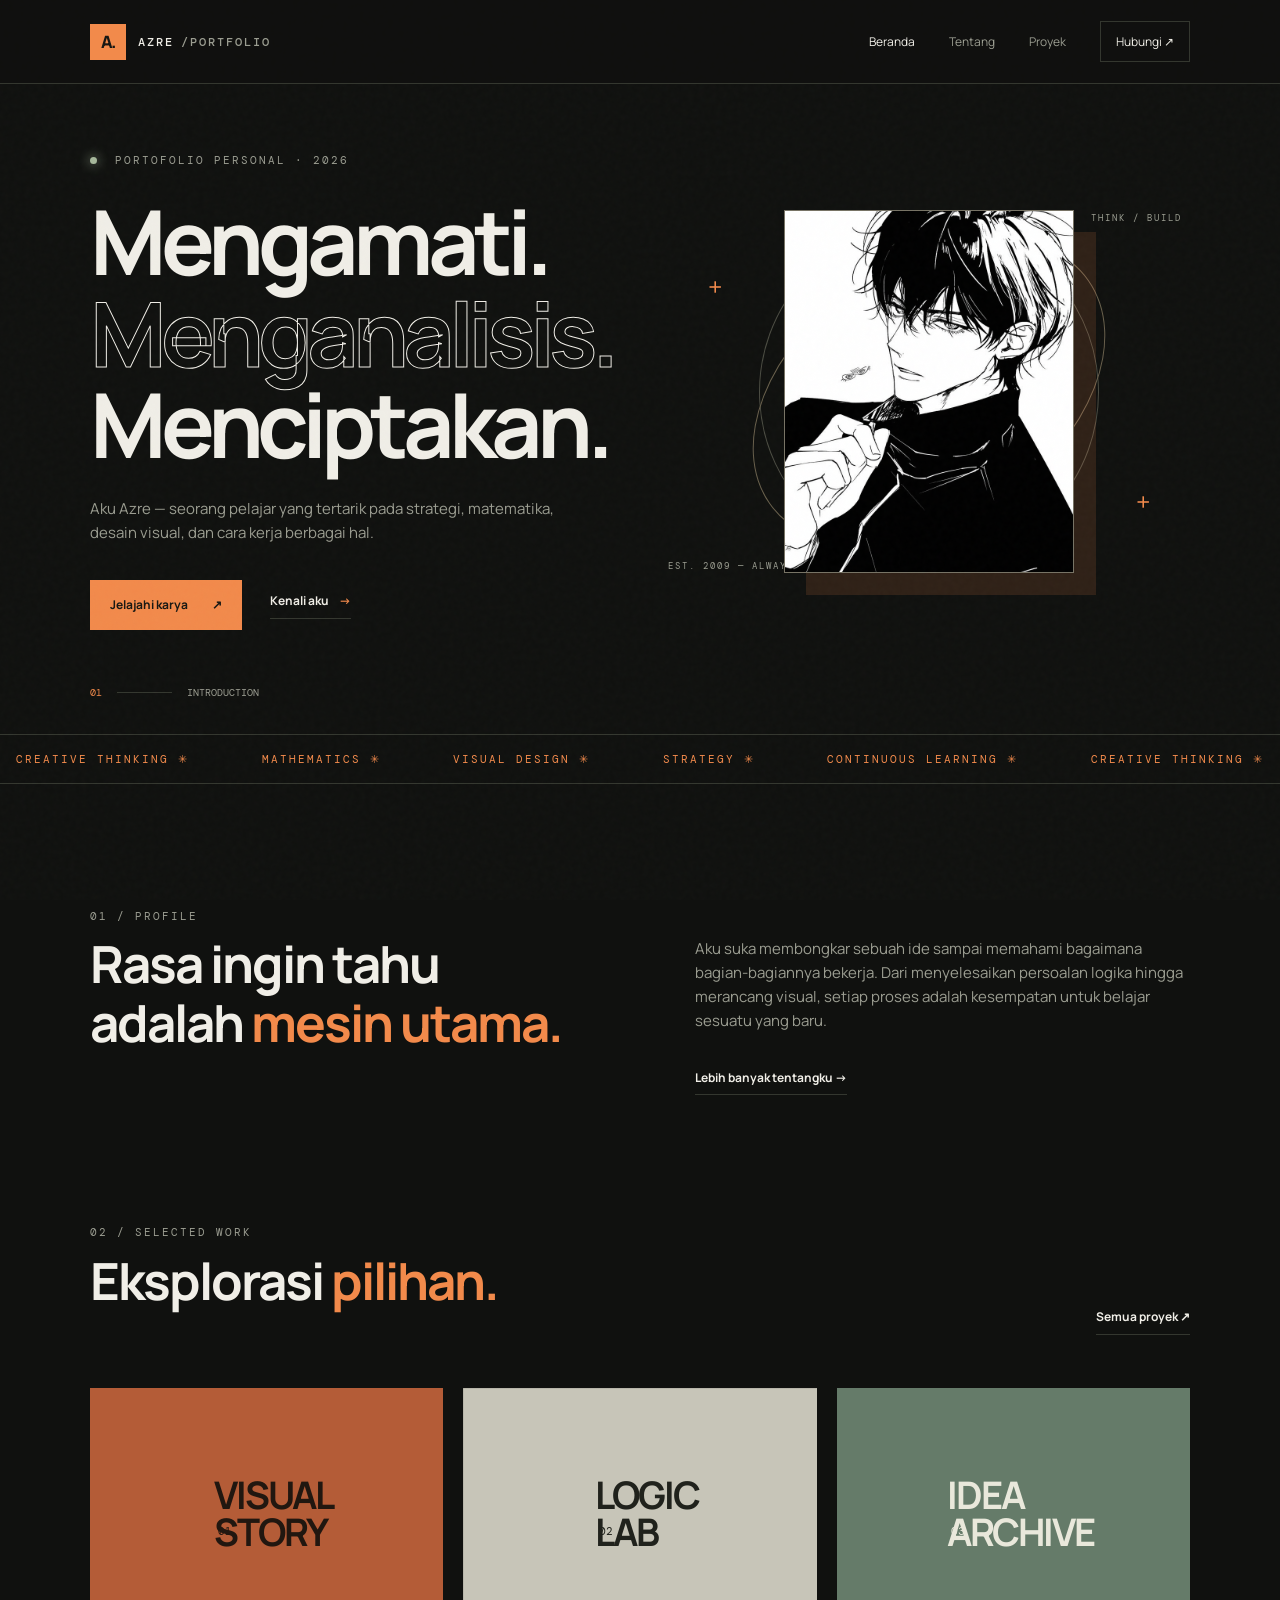
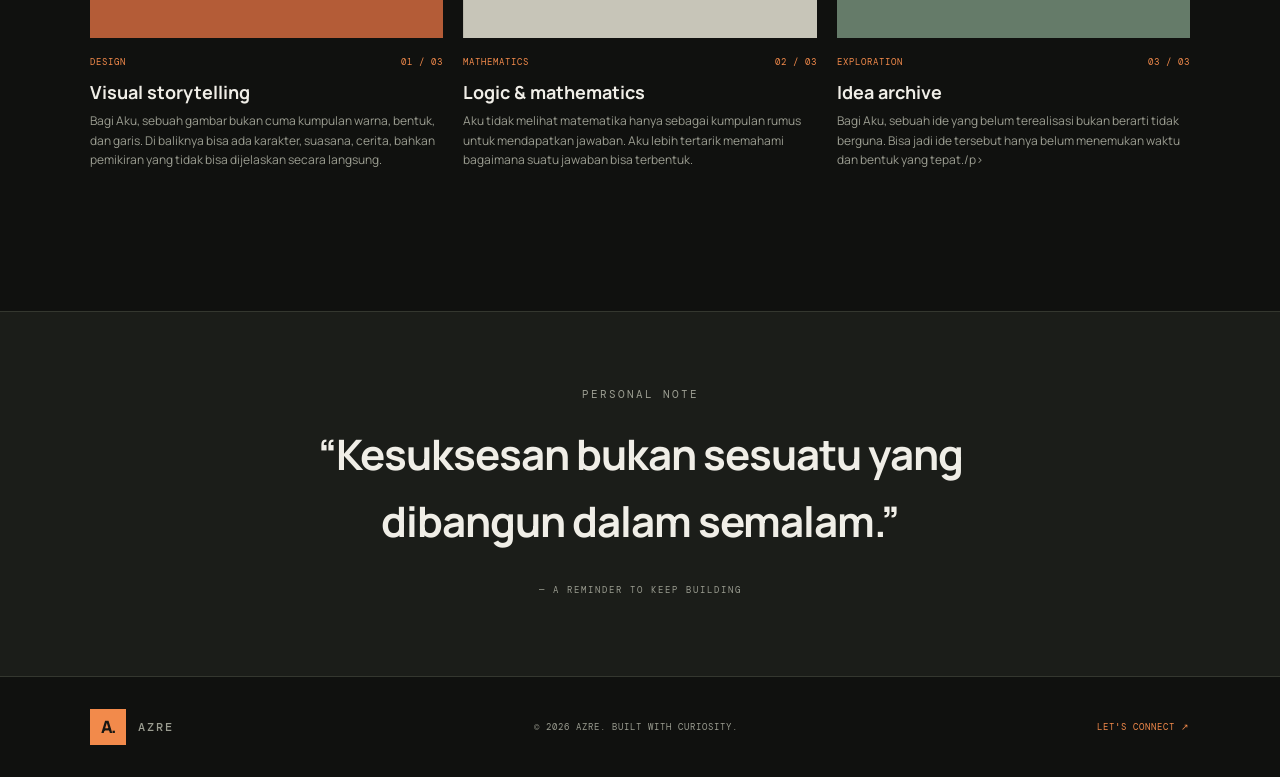
<file: index.html>
<!doctype html>
<html lang="id">
<head>
  <meta charset="utf-8">
  <meta name="viewport" content="width=device-width, initial-scale=1">
  <meta name="description" content="Portofolio pribadi Azre — eksplorasi ide, desain, dan teknologi.">
  <title>Azre — Personal Portfolio</title>
  <link rel="preconnect" href="https://fonts.googleapis.com">
  <link rel="preconnect" href="https://fonts.gstatic.com" crossorigin>
  <link href="https://fonts.googleapis.com/css2?family=DM+Mono:wght@400;500&family=Manrope:wght@400;500;600;700;800&display=swap" rel="stylesheet">
  <link rel="stylesheet" href="css/style.css">
  <script src="js/main.js" defer></script>
</head>
<body>
  <div class="noise"></div>
  <header class="site-header">
    <a class="brand" href="index.html"><span class="brand-mark">A.</span><span>AZRE<span class="muted">/PORTFOLIO</span></span></a>
    <button class="menu-toggle" aria-label="Buka navigasi" aria-expanded="false">☰</button>
    <nav class="nav">
      <a class="active" href="index.html">Beranda</a>
      <a href="about.html">Tentang</a>
      <a href="projects.html">Proyek</a>
      <a href="contact.html" class="nav-cta">Hubungi ↗</a>
    </nav>
  </header>

  <main>
    <section class="hero section-wrap">
      <div class="hero-copy">
        <p class="eyebrow"><span class="status-dot"></span> PORTOFOLIO PERSONAL · 2026</p>
        <h1>Mengamati.<br><span class="outline">Menganalisis.</span><br>Menciptakan.</h1>
        <p class="hero-desc">Aku Azre — seorang pelajar yang tertarik pada strategi, matematika, desain visual, dan cara kerja berbagai hal.</p>
        <div class="hero-actions">
          <a class="button button-primary" href="projects.html">Jelajahi karya <span>↗</span></a>
          <a class="text-link" href="about.html">Kenali aku <span>→</span></a>
        </div>
      </div>
      <div class="hero-art profile-art">
        <div class="profile-frame">
          <img src="profile.jpg" alt="Foto profil Azre" onerror="this.style.display='none';this.parentElement.classList.add('photo-missing')">
          <span class="photo-fallback">YOUR<br>PORTRAIT</span>
        </div>
        <div class="orbit orbit-one"></div><div class="orbit orbit-two"></div>
        <span class="art-label label-top">THINK / BUILD</span>
        <span class="art-label label-bottom">EST. 2009 — ALWAYS LEARNING</span>
        <span class="cross cross-one">+</span><span class="cross cross-two">+</span>
      </div>
      <div class="hero-index"><span>01</span><span class="line"></span><span>INTRODUCTION</span></div>
    </section>

    <section class="ticker" aria-label="Bidang minat">
      <div class="ticker-track"><span>CREATIVE THINKING ✳</span><span>MATHEMATICS ✳</span><span>VISUAL DESIGN ✳</span><span>STRATEGY ✳</span><span>CONTINUOUS LEARNING ✳</span><span>CREATIVE THINKING ✳</span></div>
    </section>

    <section class="section-wrap intro-grid">
      <div><p class="eyebrow">01 / PROFILE</p><h2>Rasa ingin tahu<br>adalah <em>mesin utama.</em></h2></div>
      <div class="intro-text"><p>Aku suka membongkar sebuah ide sampai memahami bagaimana bagian-bagiannya bekerja. Dari menyelesaikan persoalan logika hingga merancang visual, setiap proses adalah kesempatan untuk belajar sesuatu yang baru.</p><a class="text-link" href="about.html">Lebih banyak tentangku →</a></div>
    </section>

    <section class="section-wrap featured">
      <div class="section-heading"><div><p class="eyebrow">02 / SELECTED WORK</p><h2>Eksplorasi <em>pilihan.</em></h2></div><a class="text-link" href="projects.html">Semua proyek ↗</a></div>
      <div id="featured-projects" class="project-grid">
        <article class="project-card"><div class="project-visual visual-orange"><span>01</span><b>VISUAL<br>STORY</b></div><div class="project-meta"><span>DESIGN</span><span>01 / 03</span></div><h3>Visual storytelling</h3><p>Bagi Aku, sebuah gambar bukan cuma kumpulan warna, bentuk, dan garis. Di baliknya bisa ada karakter, suasana, cerita, bahkan pemikiran yang tidak bisa dijelaskan secara langsung.</p></article>
        <article class="project-card"><div class="project-visual visual-grid"><span>02</span><b>LOGIC<br>LAB</b></div><div class="project-meta"><span>MATHEMATICS</span><span>02 / 03</span></div><h3>Logic & mathematics</h3><p>Aku tidak melihat matematika hanya sebagai kumpulan rumus untuk mendapatkan jawaban. Aku lebih tertarik memahami bagaimana suatu jawaban bisa terbentuk.</p></article>
        <article class="project-card"><div class="project-visual visual-green"><span>03</span><b>IDEA<br>ARCHIVE</b></div><div class="project-meta"><span>EXPLORATION</span><span>03 / 03</span></div><h3>Idea archive</h3><p>Bagi Aku, sebuah ide yang belum terealisasi bukan berarti tidak berguna. Bisa jadi ide tersebut hanya belum menemukan waktu dan bentuk yang tepat./p></article>
      </div>
    </section>

    <section class="quote-band"><p class="eyebrow">PERSONAL NOTE</p><blockquote>“Kesuksesan bukan sesuatu yang dibangun dalam semalam.”</blockquote><span>— A REMINDER TO KEEP BUILDING</span></section>
  </main>

  <footer class="footer"><a class="brand" href="index.html"><span class="brand-mark">A.</span><span>AZRE</span></a><span>© <span data-year></span> AZRE. BUILT WITH CURIOSITY.</span><a href="contact.html">LET'S CONNECT ↗</a></footer>
</body>
</html>
</file>
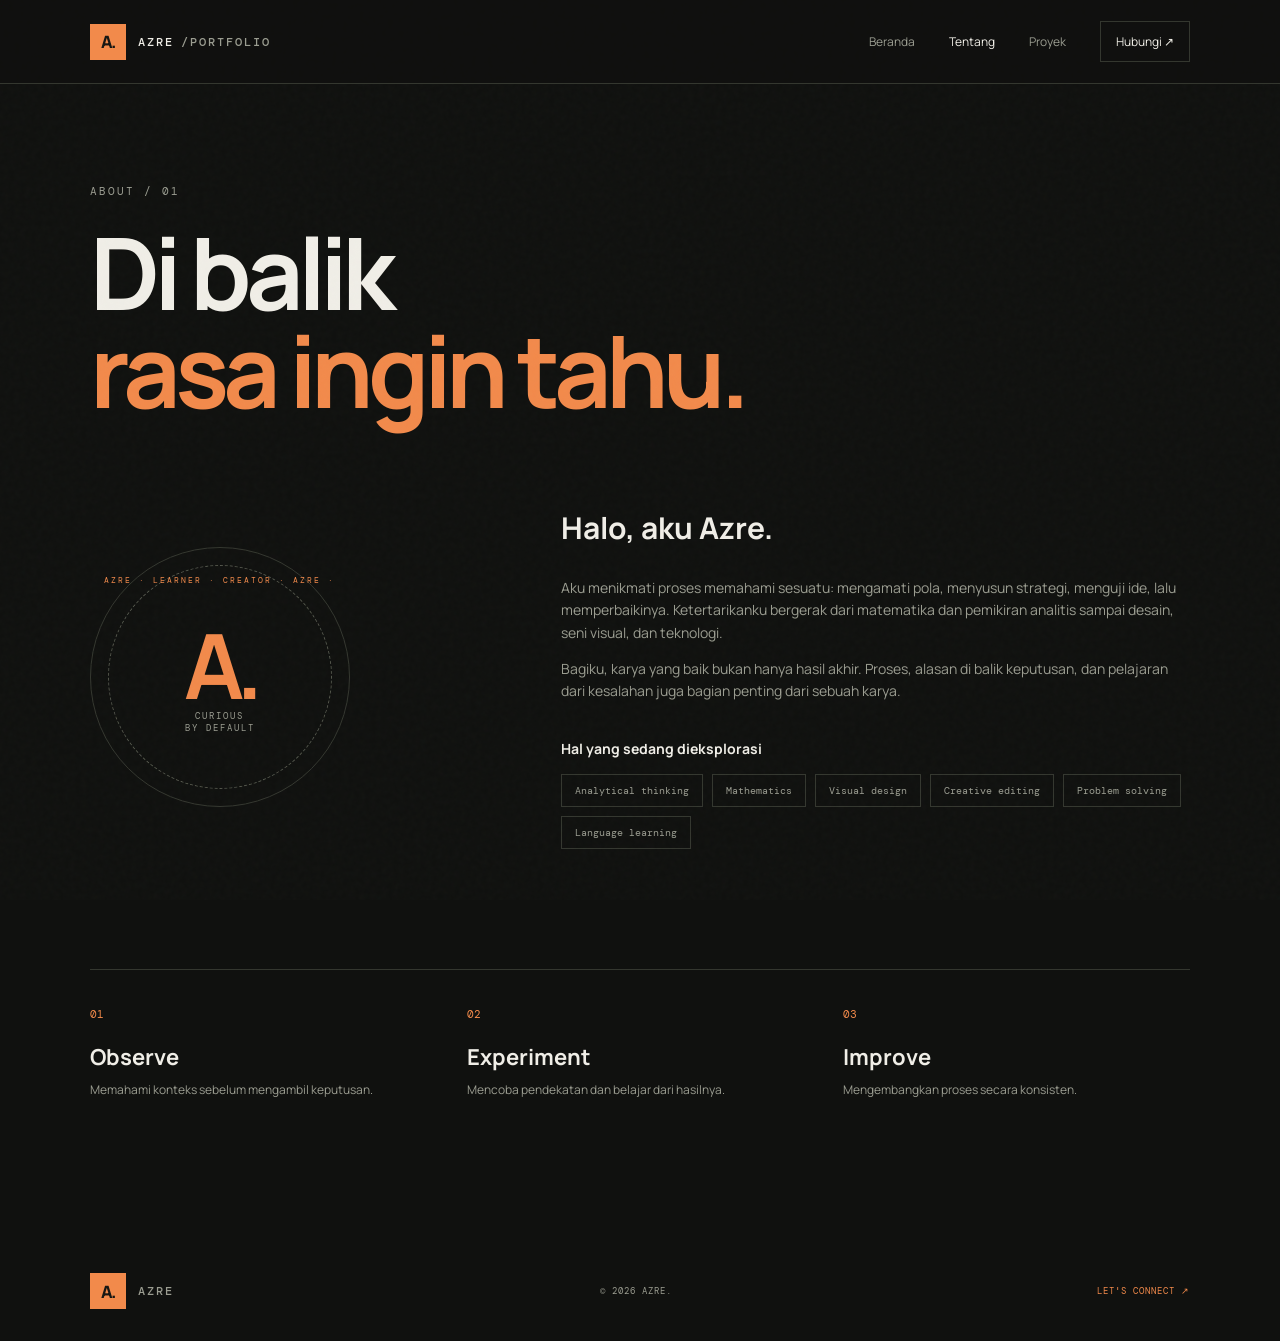
<file: about.html>
<!doctype html>
<html lang="id"><head><meta charset="utf-8"><meta name="viewport" content="width=device-width, initial-scale=1"><title>Tentang — Azre</title><link rel="preconnect" href="https://fonts.googleapis.com"><link href="https://fonts.googleapis.com/css2?family=DM+Mono:wght@400;500&family=Manrope:wght@400;500;600;700;800&display=swap" rel="stylesheet"><link rel="stylesheet" href="css/style.css"><script src="js/main.js" defer></script></head>
<body><div class="noise"></div><header class="site-header"><a class="brand" href="index.html"><span class="brand-mark">A.</span><span>AZRE<span class="muted">/PORTFOLIO</span></span></a><button class="menu-toggle" aria-label="Buka navigasi" aria-expanded="false">☰</button><nav class="nav"><a href="index.html">Beranda</a><a class="active" href="about.html">Tentang</a><a href="projects.html">Proyek</a><a class="nav-cta" href="contact.html">Hubungi ↗</a></nav></header>
<main class="page-main section-wrap"><p class="eyebrow">ABOUT / 01</p><h1 class="page-title">Di balik<br><em>rasa ingin tahu.</em></h1><div class="about-layout"><div class="about-stamp"><div class="stamp-ring">AZRE · LEARNER · CREATOR · AZRE ·</div><strong>A.</strong><span>CURIOUS<br>BY DEFAULT</span></div><div class="about-copy"><h2>Halo, aku Azre.</h2><p>Aku menikmati proses memahami sesuatu: mengamati pola, menyusun strategi, menguji ide, lalu memperbaikinya. Ketertarikanku bergerak dari matematika dan pemikiran analitis sampai desain, seni visual, dan teknologi.</p><p>Bagiku, karya yang baik bukan hanya hasil akhir. Proses, alasan di balik keputusan, dan pelajaran dari kesalahan juga bagian penting dari sebuah karya.</p><h3>Hal yang sedang dieksplorasi</h3><div class="skill-list"><span>Analytical thinking</span><span>Mathematics</span><span>Visual design</span><span>Creative editing</span><span>Problem solving</span><span>Language learning</span></div></div></div><div class="principles"><div><span>01</span><h3>Observe</h3><p>Memahami konteks sebelum mengambil keputusan.</p></div><div><span>02</span><h3>Experiment</h3><p>Mencoba pendekatan dan belajar dari hasilnya.</p></div><div><span>03</span><h3>Improve</h3><p>Mengembangkan proses secara konsisten.</p></div></div></main>
<footer class="footer"><a class="brand" href="index.html"><span class="brand-mark">A.</span><span>AZRE</span></a><span>© <span data-year></span> AZRE.</span><a href="contact.html">LET'S CONNECT ↗</a></footer></body></html>
</file>
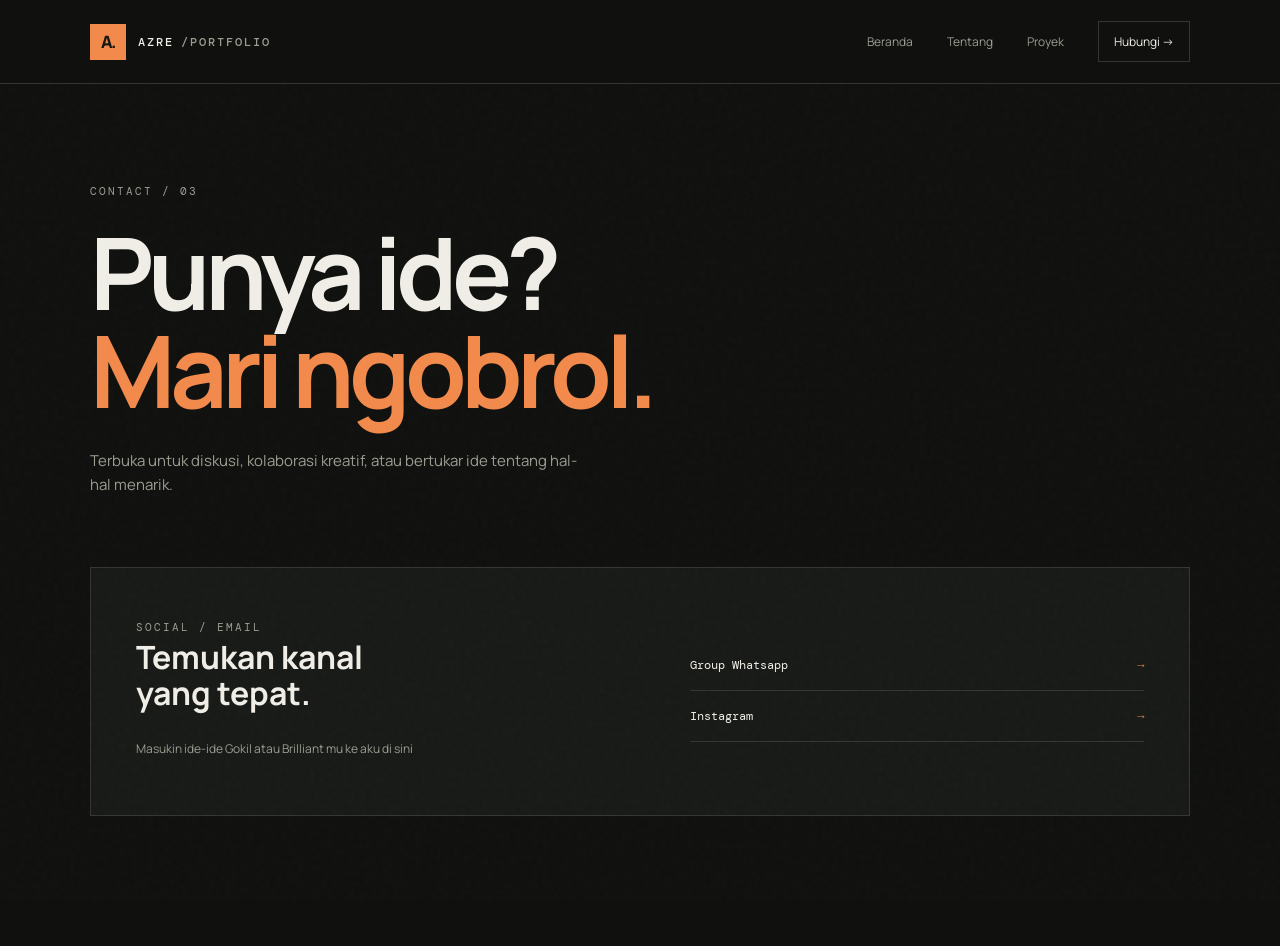
<file: contact.html>
<!doctype html>
<html lang="id">
<head>
<meta charset="utf-8">
<meta name="viewport" content="width=device-width, initial-scale=1">
<title>Kontak — Azre</title>
<link rel="preconnect" href="https://fonts.googleapis.com">
<link href="https://fonts.googleapis.com/css2?family=DM+Mono:wght@400;500&family=Manrope:wght@400;500;600;700;800&display=swap" rel="stylesheet">
<link rel="stylesheet" href="css/style.css">
<script src="js/main.js" defer></script>
</head>
<body>
<div class="noise"></div>
<header class="site-header">
<a class="brand" href="index.html"><span class="brand-mark">A.</span><span>AZRE<span class="muted">/PORTFOLIO</span></span></a>
<button class="menu-toggle" aria-label="Buka navigasi" aria-expanded="false">☰</button>
<nav class="nav">
<a href="index.html">Beranda</a>
<a href="about.html">Tentang</a>
<a href="projects.html">Proyek</a>
<a class="active nav-cta" href="contact.html">Hubungi →</a>
</nav>
</header>

<main class="page-main section-wrap contact-page">
<p class="eyebrow">CONTACT / 03</p>
<h1 class="page-title">Punya ide?<br><em>Mari ngobrol.</em></h1>
<p class="page-lead">Terbuka untuk diskusi, kolaborasi kreatif, atau bertukar ide tentang hal-hal menarik.</p>

<div class="contact-panel">
<div>
<span class="eyebrow">SOCIAL / EMAIL</span>
<h2>Temukan kanal<br>yang tepat.</h2>
<p>Masukin ide-ide Gokil atau Brilliant mu ke aku di sini</p>
</div>

<div class="contact-links">
<a href="https://chat.whatsapp.com/JCFa2RDFT5D81zhGsIQH4g" target="_blank" rel="noreferrer">Group Whatsapp <span>→</span></a>
<a href="https://www.instagram.com/li_zeiyan" target="_blank" rel="noreferrer">Instagram <span>→</span></a>
<a href="https://github.com/zzilaj
</file>
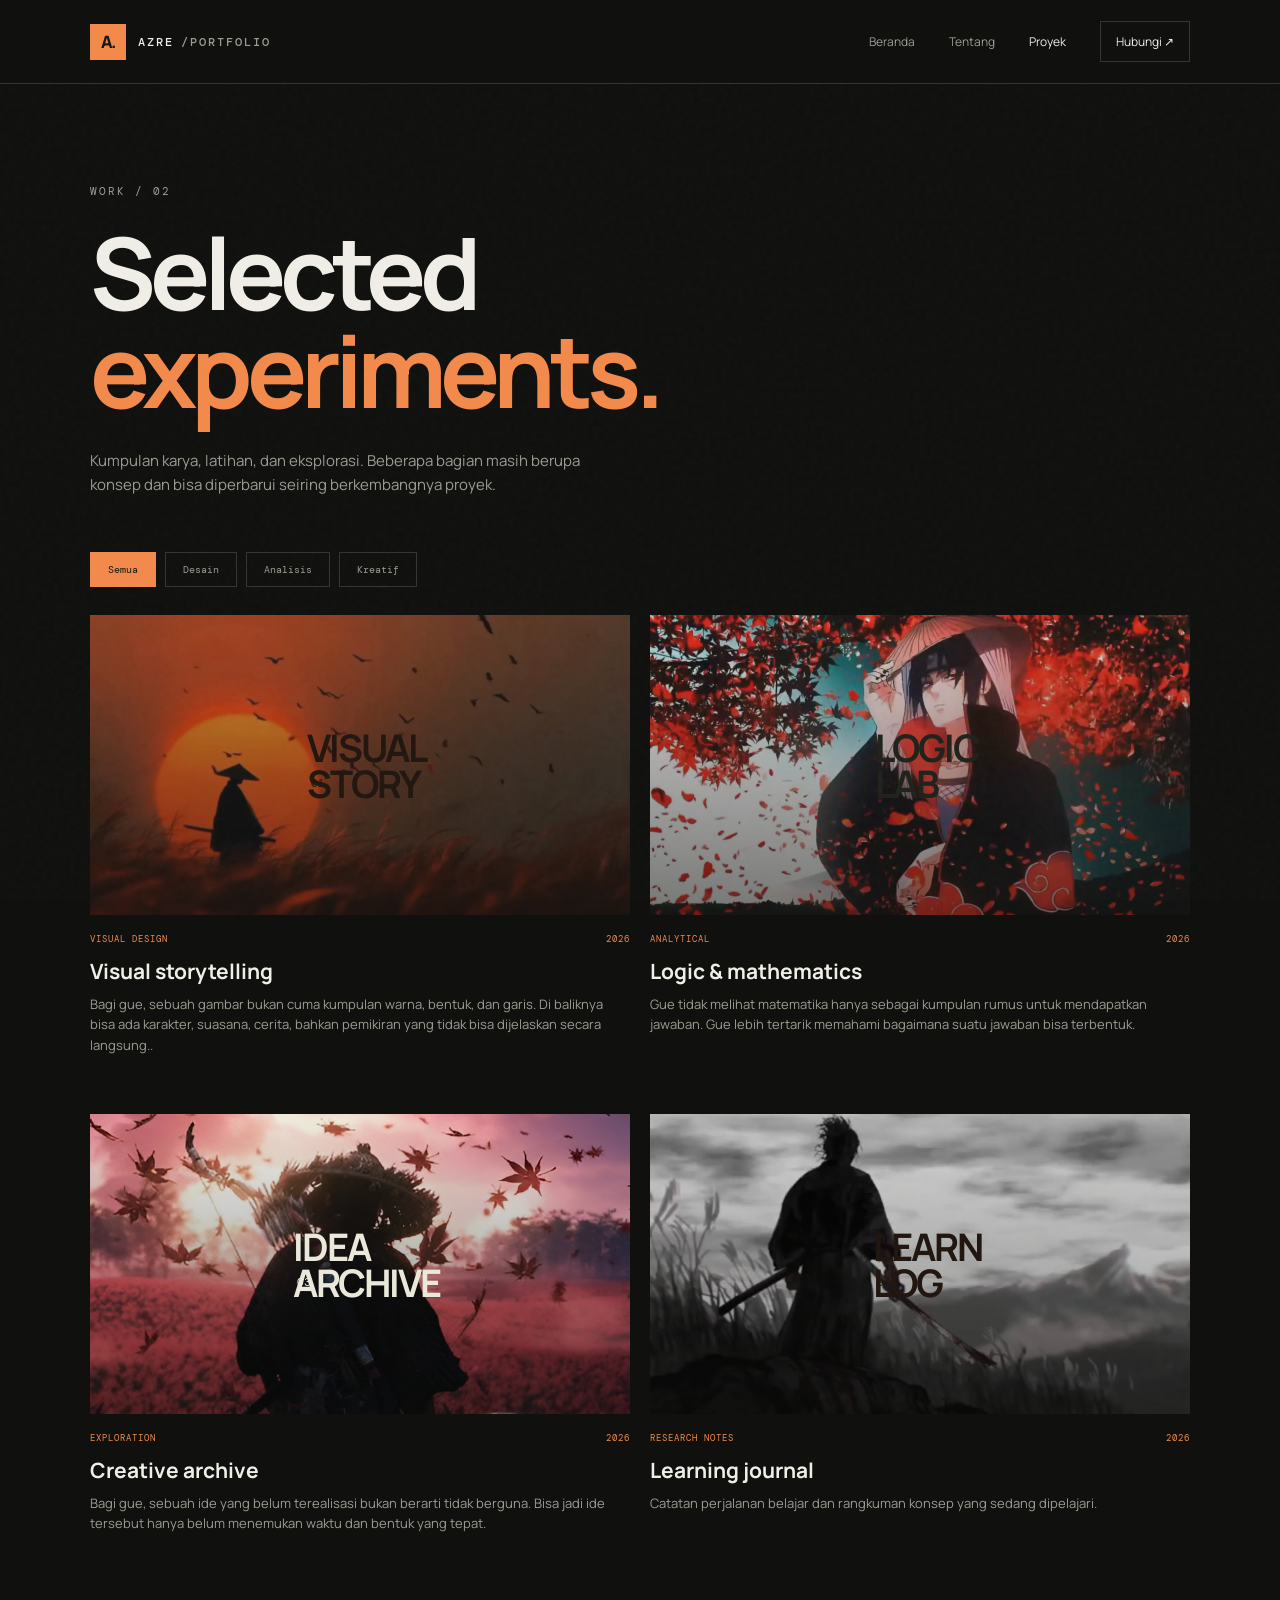
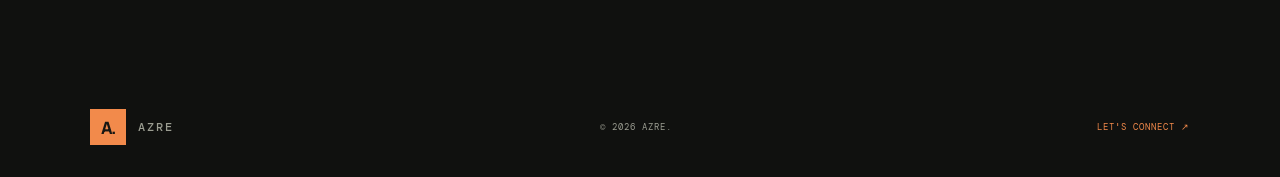
<file: projects.html>
<!doctype html>
<html lang="id"><head><meta charset="utf-8"><meta name="viewport" content="width=device-width, initial-scale=1"><title>Proyek — Azre</title><link rel="preconnect" href="https://fonts.googleapis.com"><link href="https://fonts.googleapis.com/css2?family=DM+Mono:wght@400;500&family=Manrope:wght@400;500;600;700;800&display=swap" rel="stylesheet"><link rel="stylesheet" href="css/style.css"><script src="js/main.js" defer></script><script src="js/projects.js" defer></script></head>
<body><div class="noise"></div><header class="site-header"><a class="brand" href="index.html"><span class="brand-mark">A.</span><span>AZRE<span class="muted">/PORTFOLIO</span></span></a><button class="menu-toggle" aria-label="Buka navigasi" aria-expanded="false">☰</button><nav class="nav"><a href="index.html">Beranda</a><a href="about.html">Tentang</a><a class="active" href="projects.html">Proyek</a><a class="nav-cta" href="contact.html">Hubungi ↗</a></nav></header>
<main class="page-main section-wrap"><p class="eyebrow">WORK / 02</p><h1 class="page-title">Selected<br><em>experiments.</em></h1><p class="page-lead">Kumpulan karya, latihan, dan eksplorasi. Beberapa bagian masih berupa konsep dan bisa diperbarui seiring berkembangnya proyek.</p><div class="filter-bar" id="filters"><button class="filter active" data-filter="all">Semua</button><button class="filter" data-filter="design">Desain</button><button class="filter" data-filter="analysis">Analisis</button><button class="filter" data-filter="creative">Kreatif</button></div><div id="project-list" class="project-grid project-grid-wide"></div></main>
<footer class="footer"><a class="brand" href="index.html"><span class="brand-mark">A.</span><span>AZRE</span></a><span>© <span data-year></span> AZRE.</span><a href="contact.html">LET'S CONNECT ↗</a></footer></body></html>
</file>
<file: css/style.css>
@import url('https://fonts.googleapis.com/css2?family=DM+Mono:wght@400;500&family=Manrope:wght@400;500;600;700;800&display=swap');
:root{--bg:#10110f;--panel:#181a17;--text:#f0eee7;--muted:#9b9d91;--line:#34372f;--accent:#f28a4b;--green:#a6b89b;--mono:'DM Mono',monospace;--sans:'Manrope',sans-serif}
*{box-sizing:border-box}html{scroll-behavior:smooth}body{margin:0;background:var(--bg);color:var(--text);font-family:var(--sans);line-height:1.6}a{color:inherit;text-decoration:none}.noise{position:fixed;inset:0;pointer-events:none;z-index:5;opacity:.045;background-image:url("data:image/svg+xml,%3Csvg viewBox='0 0 180 180' xmlns='http://www.w3.org/2000/svg'%3E%3Cfilter id='n'%3E%3CfeTurbulence type='fractalNoise' baseFrequency='.9' numOctaves='3' stitchTiles='stitch'/%3E%3C/filter%3E%3Crect width='100%25' height='100%25' filter='url(%23n)' opacity='.5'/%3E%3C/svg%3E")}
.site-header{height:84px;padding:0 7vw;display:flex;align-items:center;justify-content:space-between;border-bottom:1px solid var(--line);position:relative;z-index:10;background:#10110feF}.brand{display:flex;align-items:center;gap:12px;font:500 12px var(--mono);letter-spacing:2px}.brand-mark{display:grid;place-items:center;width:36px;height:36px;background:var(--accent);color:#171713;font:800 17px var(--sans);letter-spacing:-2px}.muted{color:var(--muted);margin-left:7px}.nav{display:flex;align-items:center;gap:34px;font-size:12px;color:var(--muted)}.nav a:hover,.nav a.active{color:var(--text)}.nav-cta{border:1px solid var(--line);padding:10px 15px;color:var(--text)!important}.menu-toggle{display:none;background:none;border:0;color:var(--text);font-size:23px}
.section-wrap{width:min(1120px,86vw);margin:auto}.hero{min-height:650px;display:grid;grid-template-columns:1.05fr .95fr;align-items:center;position:relative;padding-top:55px;padding-bottom:90px}.eyebrow{font:11px var(--mono);letter-spacing:2px;color:var(--muted)}.status-dot{display:inline-block;width:7px;height:7px;background:var(--green);border-radius:50%;margin-right:9px;box-shadow:0 0 12px var(--green)}h1,h2,h3,p{margin-top:0}.hero h1{font-size:clamp(52px,7vw,94px);line-height:1.02;letter-spacing:-6px;margin:28px 0}.outline{-webkit-text-stroke:1px var(--text);color:transparent}.hero-desc,.page-lead{max-width:490px;color:var(--muted);font-size:15px}.hero-actions{display:flex;align-items:center;gap:28px;margin-top:35px}.button{display:inline-flex;gap:24px;padding:15px 20px;font-size:12px;font-weight:700}.button-primary{background:var(--accent);color:#171713}.text-link{font-size:12px;font-weight:700;border-bottom:1px solid var(--line);padding-bottom:7px}.text-link span{color:var(--accent);margin-left:8px}.hero-art{height:440px;position:relative;display:grid;place-items:center}.orbit{position:absolute;border:1px solid #4b4c42;border-radius:50%;transform:rotate(-25deg)}.orbit-one{width:340px;height:340px}.orbit-two{width:260px;height:390px;transform:rotate(55deg);border-color:#69604c}.core{width:150px;height:150px;border-radius:50%;display:grid;place-items:center;background:radial-gradient(circle at 35% 30%,#f8b17d,var(--accent) 45%,#7d3d25);box-shadow:0 0 100px #f28a4b30;color:#201711;font-size:76px;font-weight:800}.art-label{position:absolute;font:9px var(--mono);letter-spacing:2px;color:var(--muted)}.label-top{top:40px;right:8px}.label-bottom{bottom:40px;left:0}.cross{position:absolute;color:var(--accent);font-size:25px}.cross-one{top:95px;left:40px}.cross-two{right:40px;bottom:90px}.hero-index{position:absolute;bottom:35px;left:0;display:flex;align-items:center;gap:15px;font:10px var(--mono);color:var(--muted)}.hero-index span:first-child{color:var(--accent)}.hero-index .line{width:55px;height:1px;background:var(--line)}
.ticker{overflow:hidden;border-block:1px solid var(--line);padding:17px 0;color:var(--accent);font:11px var(--mono);letter-spacing:2px}.ticker-track{display:flex;justify-content:space-around;gap:40px;white-space:nowrap;min-width:850px}.intro-grid{display:grid;grid-template-columns:1fr 1fr;gap:10%;padding-top:125px;padding-bottom:130px}.intro-grid h2,.section-heading h2{font-size:clamp(34px,4vw,53px);line-height:1.15;letter-spacing:-2px}.intro-grid em,.section-heading em,.page-title em{color:var(--accent);font-style:normal}.intro-text{padding-top:28px;color:var(--muted);font-size:15px}.intro-text .text-link{display:inline-block;margin-top:20px;color:var(--text)}
.featured{padding-bottom:130px}.section-heading{display:flex;align-items:end;justify-content:space-between;margin-bottom:35px}.section-heading .eyebrow{margin-bottom:12px}.section-heading .text-link{margin-bottom:18px}.project-grid{display:grid;grid-template-columns:repeat(3,1fr);gap:20px}.project-card{min-width:0}.project-visual{height:250px;position:relative;display:flex;align-items:center;justify-content:center;overflow:hidden}.project-visual span{position:absolute;top:18px;left:18px;font:11px var(--mono)}.project-visual b{font-size:38px;line-height:.95;letter-spacing:-2px}.visual-orange{background:#b45c37;color:#211710}.visual-grid{background-color:#c7c5b8;color:#20221c;background-image:linear-gradient(#20221c18 1px,transparent 1px),linear-gradient(90deg,#20221c18 1px,transparent 1px);background-size:24px 24px}.visual-green{background:#657b69;color:#e9e8db}.project-meta{display:flex;justify-content:space-between;margin-top:18px;color:var(--accent);font:9px var(--mono);letter-spacing:1px}.project-card h3{font-size:18px;margin:10px 0 5px}.project-card p{color:var(--muted);font-size:12px}.quote-band{background:#1b1d19;padding:75px 7vw;text-align:center;border-block:1px solid var(--line)}.quote-band blockquote{font-size:clamp(24px,4vw,42px);font-weight:700;letter-spacing:-1px;margin:20px auto;max-width:800px}.quote-band>span{font:9px var(--mono);letter-spacing:2px;color:var(--muted)}
.footer{min-height:100px;padding:25px 7vw;display:flex;align-items:center;justify-content:space-between;color:var(--muted);font:9px var(--mono);letter-spacing:1px}.footer>a:last-child{color:var(--accent)}
.page-main{padding-top:100px;padding-bottom:130px;min-height:75vh}.page-title{font-size:clamp(55px,8vw,100px);line-height:.98;letter-spacing:-6px;margin:25px 0 30px}.about-layout{display:grid;grid-template-columns:.7fr 1.3fr;gap:12%;align-items:center;margin-top:85px}.about-stamp{width:260px;height:260px;border:1px solid var(--line);border-radius:50%;display:flex;flex-direction:column;align-items:center;justify-content:center;position:relative;color:var(--accent)}.about-stamp:before{content:'';position:absolute;inset:17px;border:1px dashed #55584d;border-radius:50%}.about-stamp strong{font-size:90px;line-height:1;letter-spacing:-8px}.about-stamp span{font:9px var(--mono);letter-spacing:2px;text-align:center;color:var(--muted)}.stamp-ring{position:absolute;top:27px;font:8px var(--mono);letter-spacing:2px}.about-copy h2{font-size:30px}.about-copy p{color:var(--muted);font-size:14px}.about-copy h3{font-size:14px;margin-top:35px}.skill-list{display:flex;flex-wrap:wrap;gap:9px}.skill-list span{border:1px solid var(--line);padding:9px 13px;font:10px var(--mono);color:var(--muted)}.principles{display:grid;grid-template-columns:repeat(3,1fr);gap:30px;margin-top:120px;border-top:1px solid var(--line);padding-top:30px}.principles>div>span{font:11px var(--mono);color:var(--accent)}.principles h3{font-size:22px;margin:14px 0 5px}.principles p{font-size:12px;color:var(--muted)}
.filter-bar{display:flex;gap:9px;margin:55px 0 28px}.filter{background:none;color:var(--muted);border:1px solid var(--line);padding:10px 17px;font:10px var(--mono);cursor:pointer}.filter.active,.filter:hover{background:var(--accent);border-color:var(--accent);color:#171713}.project-grid-wide{grid-template-columns:repeat(2,1fr);row-gap:45px}.project-grid-wide .project-visual{height:300px}.project-grid-wide .project-card h3{font-size:21px}.project-grid-wide .project-card p{font-size:13px}.project-card[hidden]{display:none}
.contact-page{min-height:calc(100vh - 184px)}.contact-panel{display:grid;grid-template-columns:1fr 1fr;gap:10%;background:var(--panel);border:1px solid var(--line);padding:45px;margin-top:70px}.contact-panel h2{font-size:32px;line-height:1.15}.contact-panel p{font-size:12px;color:var(--muted);max-width:300px}.contact-links{display:flex;flex-direction:column;justify-content:center}.contact-links a{display:flex;justify-content:space-between;padding:17px 0;border-bottom:1px solid var(--line);font:12px var(--mono)}.contact-links a span{color:var(--accent)}.small-note{font-size:10px;color:var(--muted);margin-top:18px}
@media(max-width:760px){.site-header{height:70px;padding:0 7vw}.menu-toggle{display:block}.nav{display:none;position:absolute;top:69px;left:0;right:0;background:#171915;padding:22px 7vw;flex-direction:column;align-items:stretch;gap:20px;border-bottom:1px solid var(--line)}.nav.open{display:flex}.hero{grid-template-columns:1fr;padding-top:80px;min-height:auto}.hero h1{letter-spacing:-4px}.hero-art{height:330px;margin-top:35px}.orbit-one{width:260px;height:260px}.orbit-two{width:210px;height:300px}.core{width:120px;height:120px;font-size:60px}.intro-grid,.about-layout,.contact-panel{grid-template-columns:1fr;gap:35px}.intro-grid{padding-block:85px}.intro-text{padding-top:0}.project-grid{grid-template-columns:1fr}.project-visual{height:260px}.section-heading{align-items:start;gap:15px;flex-direction:column}.featured{padding-bottom:80px}.page-main{padding-top:70px}.page-title{letter-spacing:-4px}.about-stamp{margin:auto}.principles{grid-template-columns:1fr;gap:25px;margin-top:70px}.project-grid-wide{grid-template-columns:1fr}.project-grid-wide .project-visual{height:260px}.contact-panel{padding:28px}.footer{gap:20px;flex-wrap:wrap;font-size:8px}.ticker-track{justify-content:flex-start;animation:marquee 22s linear infinite}@keyframes marquee{to{transform:translateX(-45%)}}}


/* Photo slots */
.profile-art{isolation:isolate}
.profile-frame{position:relative;z-index:2;width:min(290px,72%);aspect-ratio:4/5;overflow:hidden;border:1px solid #777365;background:linear-gradient(145deg,#34382f,#171915);box-shadow:22px 22px 0 #f28a4b22}
.profile-frame img{width:100%;height:100%;object-fit:cover;display:block;filter:saturate(.78)}
.photo-fallback{position:absolute;inset:0;display:grid;place-items:center;text-align:center;font:500 18px var(--mono);letter-spacing:4px;color:#aaa997}
.profile-frame:not(.photo-missing) .photo-fallback{display:none}
.project-visual{background-size:cover;background-position:center}
.project-visual b,.project-visual span{position:relative;z-index:1}
</file>
